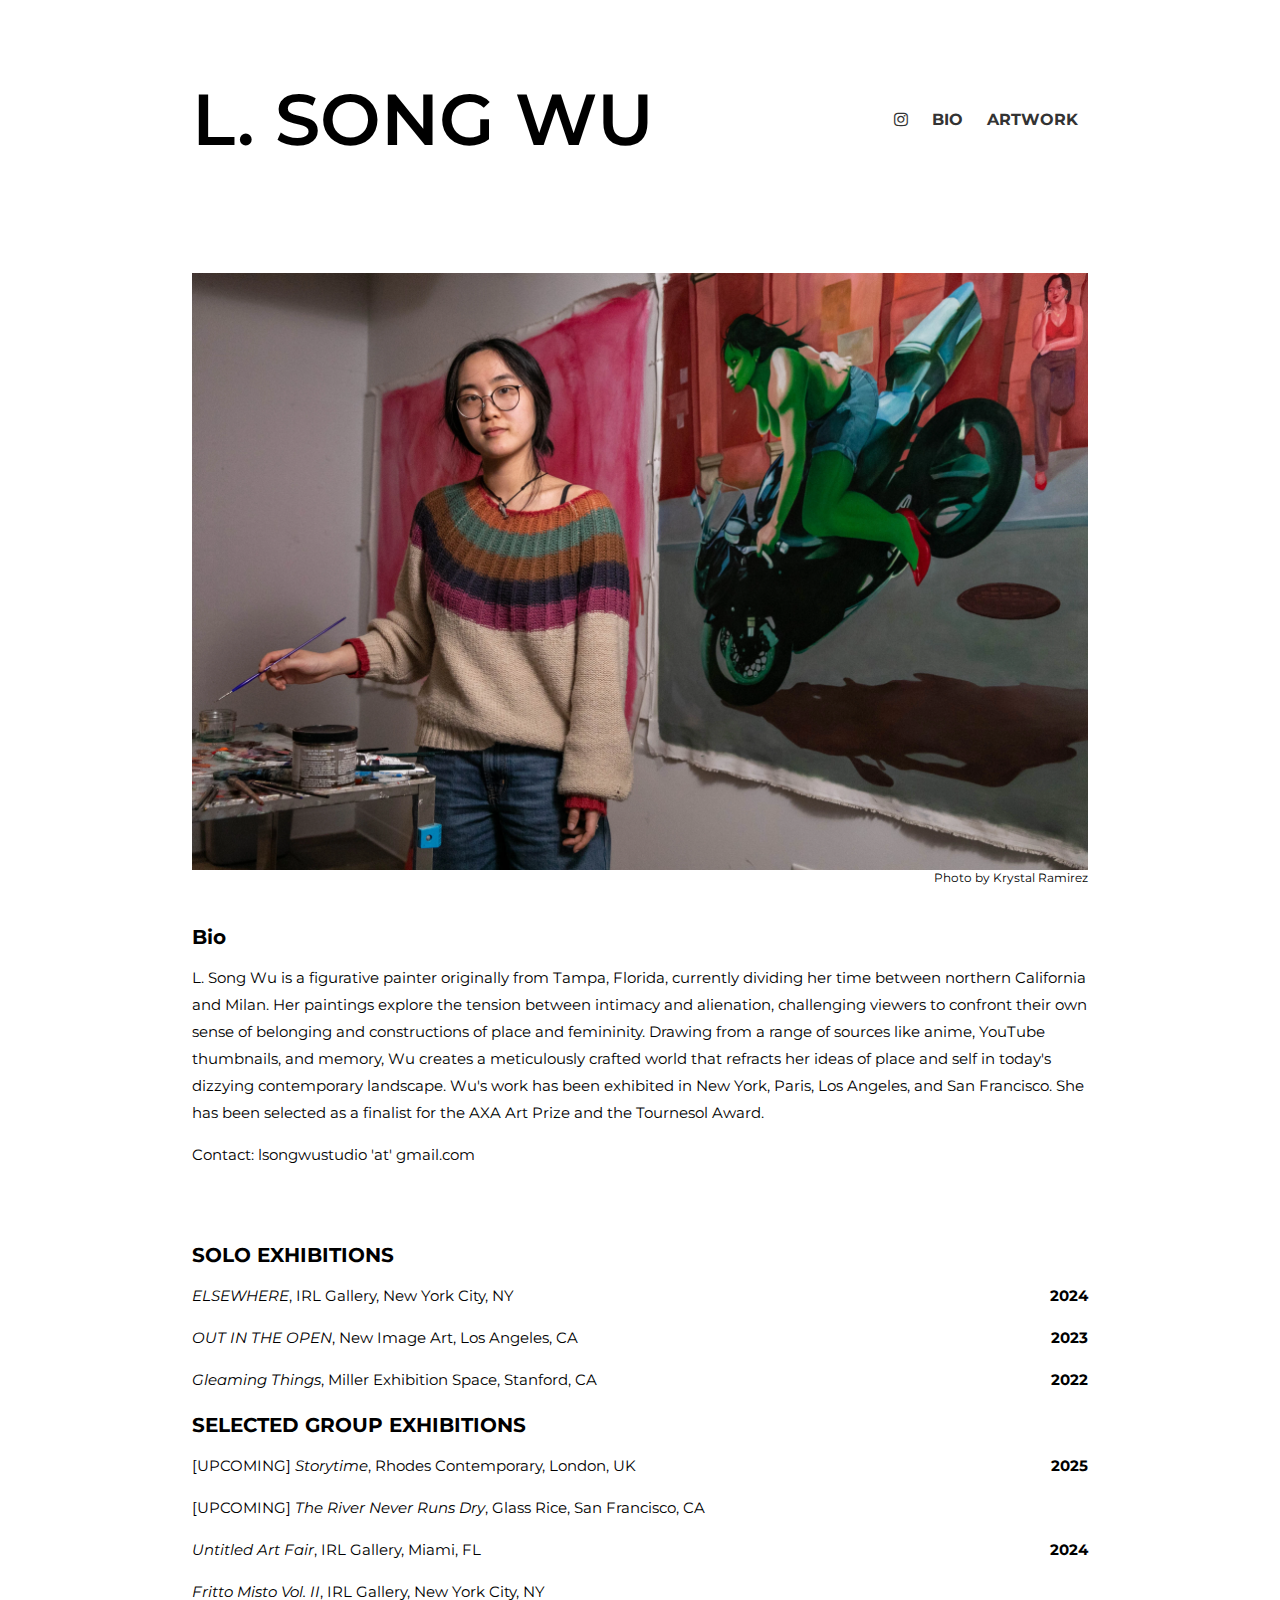
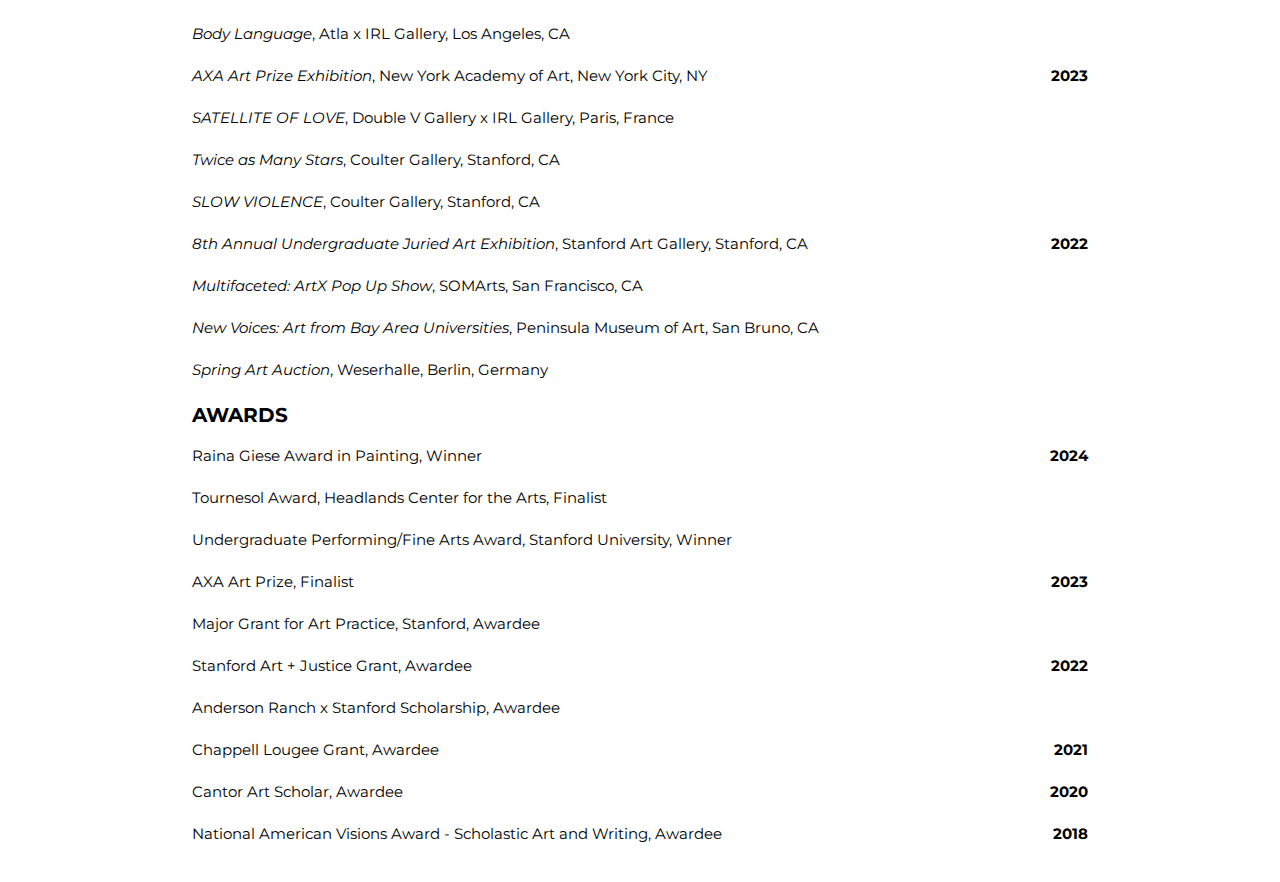
<file: bio.html>
<!DOCTYPE html>
<html>
<head>
  <!-- Google tag (gtag.js) -->
  <script async src="https://www.googletagmanager.com/gtag/js?id=G-FSKHXNSRF3"></script>
  <script>
    window.dataLayer = window.dataLayer || [];
    function gtag(){dataLayer.push(arguments);}
    gtag('js', new Date());
  
    gtag('config', 'G-FSKHXNSRF3');
  </script>

  <meta charset="UTF-8">
  <meta name="description" content="Artist L. Song Wu's bio. L. Song Wu is a San Francisco Bay Area-based figurative painter.">
  <meta name="keywords" content="Art, Song, Wu, Painter">
  <meta name="author" content="L. Song Wu">
  <meta name="viewport" content="width=device-width, initial-scale=1.0">

  <title>L. Song Wu Bio</title>
  <link rel="preconnect" href="https://fonts.googleapis.com">
  <link rel="preconnect" href="https://fonts.gstatic.com" crossorigin>
  <link href="https://fonts.googleapis.com/css2?family=Montserrat:ital,wght@0,100..900;1,100..900&display=swap" rel="stylesheet">
  <link rel="stylesheet" href="https://cdnjs.cloudflare.com/ajax/libs/font-awesome/4.7.0/css/font-awesome.min.css">
  <link rel="stylesheet" href="style.css">
</head>
<body></body>
  <div id="page-title">
    <h1>L. SONG WU</h1>  
  <nav id="site-nav">
    <ul>
        <li><a href="https://www.instagram.com/l.songwu" target="_blank">
          <i class="fa fa-instagram"></i>
        </a></li>
        <li><a href="bio.html">BIO</a></li>
        <li><a href="index.html">ARTWORK</a></li>
    </ul>
  </nav></div>

  <div class="limited-image-container">
    <img class="limited-image" src="webp/portrait.webp" alt="L. Song Wu Portrait">
    <div class="image-caption-container">
      <span class="image-caption">Photo by Krystal Ramirez</span>
    </div>
  </div>
  <div id="content-section" class="container">
    <section class="bio">
      <h3>Bio</h3>
      <p> L. Song Wu is a figurative painter originally from Tampa, Florida, currently dividing her time between 
        northern California and Milan. Her paintings explore the tension between intimacy and alienation, challenging 
        viewers to confront their own sense of belonging and constructions of place and femininity. 
        Drawing from a range of sources like anime, YouTube thumbnails, and memory, Wu creates a meticulously 
        crafted world that refracts her ideas of place and self in today's dizzying contemporary landscape.
        Wu's work has been exhibited in New York, Paris, Los Angeles, and San Francisco. 
        She has been selected as a finalist for the AXA Art Prize and the Tournesol Award.  
      </p>
      <p> Contact: lsongwustudio 'at' gmail.com</p>
    </section>
  </div>
  <div id="content-section" class="container">

    <section class="row mb-4">
      <div class="col-md-12">
        <h3 class="mb-3">SOLO EXHIBITIONS</h3>
        <div class="resume-item">
          <span class="title"><span class="italic">ELSEWHERE</span>, IRL Gallery, New York City, NY</span>
          <span class="year">2024</span>
        </div>
        <div class="resume-item">
          <span class="title"><span class="italic">OUT IN THE OPEN</span>, New Image Art, Los Angeles, CA</span>
          <span class="year">2023</span>
        </div>
        <div class="resume-item">
          <span class="title"><span class="italic">Gleaming Things</span>, Miller Exhibition Space, Stanford, CA</span>
          <span class="year">2022</span>
        </div>
      </div>
    </section>

    <section class="row mb-4">
      <div class="col-md-12">
        <h3 class="mb-3">SELECTED GROUP EXHIBITIONS</h3>
        <div class="resume-item">
          <span class="title">[UPCOMING] <span class="italic">Storytime</span>, Rhodes Contemporary, London, UK</span>
          <span class="year">2025</span>
        </div>
        <div class="resume-item">
          <span class="title">[UPCOMING] <span class="italic">The River Never Runs Dry</span>, Glass Rice, San Francisco, CA</span>
          <span class="year"></span>
        </div>
        <div class="resume-item">
          <span class="title"><span class="italic">Untitled Art Fair</span>, IRL Gallery, Miami, FL</span>
          <span class="year">2024</span>
        </div>
        <div class="resume-item">
          <span class="title"><span class="italic">Fritto Misto Vol. II</span>, IRL Gallery, New York City, NY</span>
          <span class="year"></span>
        </div>
        <div class="resume-item">
          <span class="title"><span class="italic">Body Language</span>, Atla x IRL Gallery, Los Angeles, CA</span>
          <span class="year">    </span>
        </div>
        <div class="resume-item">
          <span class="title"><span class="italic">AXA Art Prize Exhibition</span>, New York Academy of Art, New York City, NY</span>
          <span class="year">2023</span>
        </div>
        <div class="resume-item">
          <span class="title"><span class="italic">SATELLITE OF LOVE</span>, Double V Gallery x IRL Gallery, Paris, France</span>
          <span class="year"></span>
        </div>
        <div class="resume-item">
          <span class="title"><span class="italic">Twice as Many Stars</span>, Coulter Gallery, Stanford, CA</span>
          <span class="year"></span>
        </div>
        <div class="resume-item">
          <span class="title"><span class="italic">SLOW VIOLENCE</span>, Coulter Gallery, Stanford, CA</span>
          <span class="year"></span>
        </div>
        <div class="resume-item">
          <span class="title"><span class="italic">8th Annual Undergraduate Juried Art Exhibition</span>, Stanford Art Gallery, Stanford, CA</span>
          <span class="year">2022</span>
        </div>
        <div class="resume-item">
          <span class="title"><span class="italic">Multifaceted: ArtX Pop Up Show</span>, SOMArts, San Francisco, CA</span>
          <span class="year"></span>
        </div>
        <div class="resume-item">
          <span class="title"><span class="italic">New Voices: Art from Bay Area Universities</span>, Peninsula Museum of Art, San Bruno, CA</span>
          <span class="year"></span>
        </div>
        <div class="resume-item">
          <span class="title"><span class="italic">Spring Art Auction</span>, Weserhalle, Berlin, Germany</span>
          <span class="year"></span>
        </div>
      </div>
    </section>

    <section class="row mb-4">
      <div class="col-md-12">
        <h3 class="mb-3">AWARDS</h3>
        <div class="resume-item">
          <span class="title">Raina Giese Award in Painting, Winner</span>
          <span class="year">2024</span>
        </div>
        <div class="resume-item">
          <span class="title">Tournesol Award, Headlands Center for the Arts, Finalist</span>
          <span class="year"></span>
        </div>
        <div class="resume-item">
          <span class="title">Undergraduate Performing/Fine Arts Award, Stanford University, Winner</span>
          <span class="year"></span>
        </div>
        <div class="resume-item">
          <span class="title">AXA Art Prize, Finalist</span>
          <span class="year">2023</span>
        </div>
        <div class="resume-item">
          <span class="title">Major Grant for Art Practice, Stanford, Awardee</span>
          <span class="year"></span>
        </div>
        <div class="resume-item">
          <span class="title">Stanford Art + Justice Grant, Awardee</span>
          <span class="year">2022</span>
        </div>
        <div class="resume-item">
          <span class="title">Anderson Ranch x Stanford Scholarship, Awardee</span>
          <span class="year"></span>
        </div>
        <div class="resume-item">
          <span class="title">Chappell Lougee Grant, Awardee</span>
          <span class="year">2021</span>
        </div>
        <div class="resume-item">
          <span class="title">Cantor Art Scholar, Awardee</span>
          <span class="year">2020</span>
        </div>
        <div class="resume-item">
          <span class="title">National American Visions Award - Scholastic Art and Writing, Awardee</span>
          <span class="year">2018</span>
        </div>
      </div>
    </section>

  </div>
</body>
</html>
</file>
<file: style.css>
body {
    margin: 0;
    padding: 0;
    font-family: "Montserrat", sans-serif;
    background-color: #ffffff; 
  }

  /* #page-title {
    padding: 20px 0;
    text-align: left;
    font-size: 2.5em; 
    font-family: "Lora", serif;
    color: #cf0101; 
    max-width: 70%; 
    margin: 0 auto;  
    position: relative;
  } */

  #page-title {
    display: flex;             /* Use flexbox for layout */
    align-items: center;       /* Vertically align title and nav */
    justify-content: space-between; /* Distribute space between title and nav */
    padding: 20px;            /* Add padding to the container */
    padding-top: 50px;
    padding-bottom: 50px;
    max-width: 70%;           /* Limit the width of the container */
    margin: 0 auto;           /* Center the container */
    margin-bottom: 25px;
    margin-top: 25px;
  }
  
  #page-title h1 {
    margin: 0;                 /* Remove default heading margin */
    font-size: 4.5em;         
    font-weight: 600;
    color: #000000;
  }
  
  #site-nav {
    text-align: right; 
    padding: 0;              /* Remove padding */
  }

  
  #site-nav ul {
    list-style: none; /* Remove bullet points */
    margin: 0;
    padding: 0;
  }
  
  #site-nav li {
    display: inline-block; /* Arrange list items horizontally */
    margin: 0 10px; /* Add some space between links */
  }
  
  #site-nav a {
    text-decoration: none; /* Remove underline */
    color: #333; /* Match title color */
    font-weight: bold;
  }

  #image-gallery { /* Container for your images */
    display: flex;
    flex-wrap: nowrap; /* Allow images to wrap to the next line */
    flex-direction: column;
    gap: 40px; /* Add some spacing between images */
    justify-content: center;
    align-items: center;
  }
  
  .image-wrapper { /* Wrapper for each image */
    flex: 0 0 70%; /* Each image takes 70% width and doesn't grow/shrink */
    width: 70%; /* Ensure the maximum width is 70% for responsiveness */
    display: flex;   /* Make the wrapper a flex container */
    justify-content: center; /* Center the image within the wrapper */
    align-items: center;   /* Vertically center the image */
  }

  #image-gallery .image-wrapper a { /* Target anchor tags inside image wrappers */
    display: flex;            /* Enable flexbox on the anchor */
    width: 100%;             /* Make anchor take full width of wrapper */
    height: 100%;            /* Make anchor take full height of wrapper */
    justify-content: center;  /* Horizontally center image within anchor */
    align-items: center;    /* Vertically center image within anchor */
  }
  
  #image-gallery img {
    width: 100%; /* Image takes up the full width of its container */
    height: auto;  /* Maintain aspect ratio */
    cursor: pointer;
    display: block;
    margin: 0 auto; 
  }
  
  #popup {
    position: fixed;
    top: 0;
    left: 0;
    width: 100%;
    height: 100%;
    background-color: rgba(0, 0, 0, 0.8); /* Dim the background */
    display: none;
    justify-content: center;
    align-items: center;
    z-index: 10;
  }
  
  #popup-content {
    background-color: transparent;
    padding: 0; 
    text-align: left;
    max-width: 90vw; /* Limit popup width to 90% of viewport */
    max-height: 90vh; /* Limit popup height to 90% of viewport */
  }
  
  #popup-image {
    max-width: 90vw; /* Max width is 90% of viewport width */
    max-height: 80vh; /* Max height is 90% of viewport height */
    width: auto;    /* Let the image's width adjust naturally */
    height: auto;   /* Let the image's height adjust naturally */
  }

  #popup-text {
    /* background-color: rgba(0, 0, 0, 0.7); Semi-transparent black background */
    color: white;                         /* White text */
    padding: 10px 20px;                  /* Add some padding */
    border-radius: 5px;                   /* Optional: rounded corners */
    margin-top: 1px;                     /* Optional: add space above the text */
    font-size: 16px;
    font-weight: 400;
    padding-left: 0px;
  }
  
  #close-button {
    position: absolute;
    top: 10px;
    right: 10px;
    font-size: 20px;
    cursor: pointer;
    color: white; /* Make the close button visible on dark background */
  }

  /* For Bio Page */
  #content-section {
    padding: 20px;
    margin: 0 auto;
    max-width: 70%;
    }

  #content-section h3 {
    font-size: 20px;
    font-weight: bold;
    margin-bottom: 10px;
    color: #000;
  }

  #content-section p {
    font-size: 15px;
    line-height: 1.8em;
    margin-bottom: 15px;
    color: #000;
  }

  .image-caption {
    display: block;
    font-size: 12px;
    text-align: right;
  }

  .limited-image {
    max-width: 70%;
    height: auto;
  }
  
  .limited-image-container {
    display: flex;
    flex-direction: column;
    justify-content: center;  /* Centering properties */
    align-items: center;
    margin-top: 60px; 
  }

  .image-caption-container {
    width: 70%;
  }

  /* Instagram Link */
  .instagram-link {
    color: inherit; /* Inherit color from parent element */
    font-weight: inherit; /* Inherit font weight from parent element */
    padding: 5px 10px; /* Add some padding */
    border-radius: 5px; /* Add rounded corners */
  }
  
  .instagram-link i {
    font-size: 18px; /* Adjust icon size as needed */
  }

  .text-block {
    display: flex;
    flex-direction: column;
    font-size: 2.5em;         
    font-weight: 600;
  }

  .resume-item {
    display: flex;
    justify-content: space-between;
    align-items: flex-start;
    margin: 15px 0;
    font-size: 15px;
    line-height: 1.8em;
  }

  .title {
    text-align: left;
    margin-right: 10px;
    /* flex-shrink:0; */
    color: #000;
    white-space: pre-wrap;
  }

  .year {
    text-align: right;
    font-weight: bold;
  }

  .italic {
    font-style: italic;
  }

  @media (max-width: 1000px) {
    #page-title h1 {
      font-size: 3em;
      font-weight: bold;
    }
  }

  @media (max-width: 768px) {
    .title {
        font-size: 15px;
    }
    #page-title h1 {
      font-size: 2em;
      font-weight: bold;
    }
    .year {
        font-size: 15px;
    }
    .text-block {
      font-size: 2em;
    }
  }

  @media (max-width: 640px) {
    #page-title h1 {
      font-size: 16px;
      font-weight: bold;
    }
    #page-title {
      padding: 20px;            /* Add padding to the container */
      padding-top: 50px;
      padding-bottom: 0px;
    }
    .text-block {
      font-size: 16px;
    }
  }
</file>
